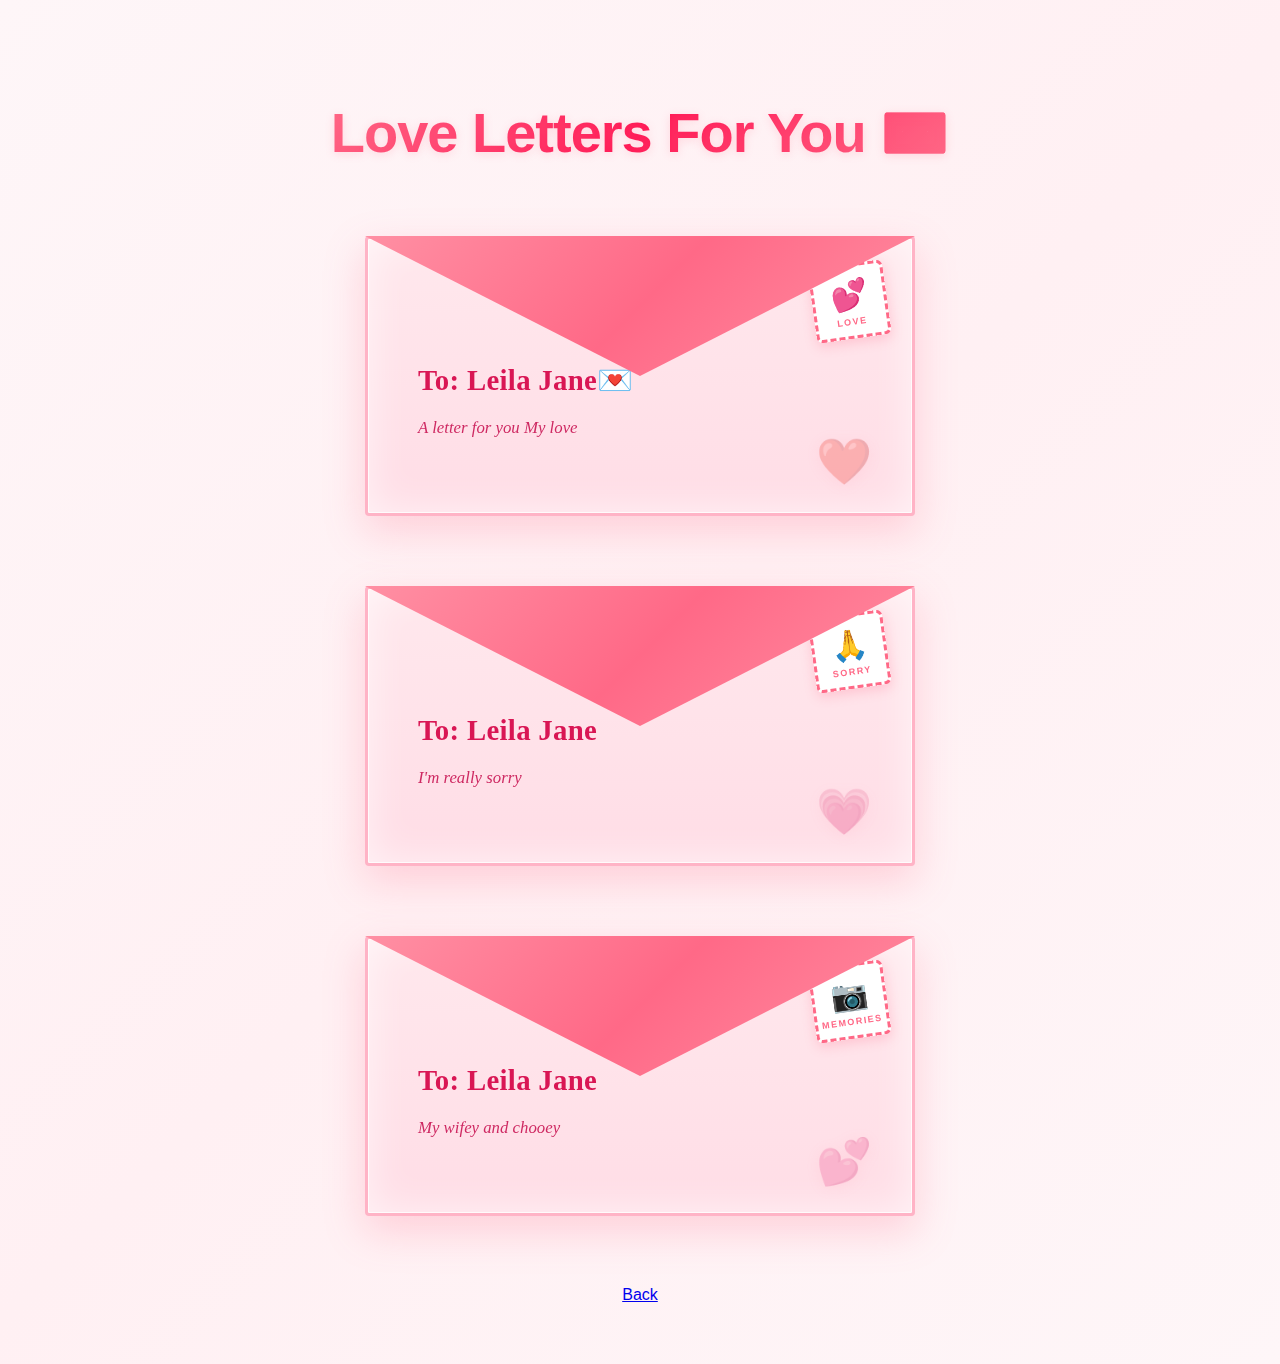
<file: envelopes.html>
<!DOCTYPE html>
<html lang="en">
<head>
    <meta charset="UTF-8">
    <meta name="viewport" content="width=device-width, initial-scale=1.0">
    <title>Your Love Letters</title>
    <link rel="stylesheet" href="style.css">
</head>
<body>
    <div class="bg-animation" id="bgAnimation"></div>

    <div class="envelopes-page">
        <div class="page-header">
            <h1 class="page-title">Love Letters For You 💌</h1>
        </div>

        <div class="envelopes-container">
            <a href="message1.html" class="real-envelope">
                <div class="envelope-back"></div>
                <div class="envelope-flap-top"></div>
                <div class="envelope-front">
                    <div class="stamp-corner">
                        <div class="stamp">
                            <div class="stamp-icon">💕</div>
                            <div class="stamp-label">LOVE</div>
                        </div>
                    </div>
                    <div class="address-section">
                        <div class="to-line">To: Leila Jane💌</div>
                        <div class="message-line">A letter for you My love</div>
                    </div>
                    <div class="seal-decoration">❤️</div>
                </div>
            </a>

            <a href="message2.html" class="real-envelope">
                <div class="envelope-back"></div>
                <div class="envelope-flap-top"></div>
                <div class="envelope-front">
                    <div class="stamp-corner">
                        <div class="stamp">
                            <div class="stamp-icon">🙏</div>
                            <div class="stamp-label">SORRY</div>
                        </div>
                    </div>
                    <div class="address-section">
                        <div class="to-line">To: Leila Jane</div>
                        <div class="message-line">I'm really sorry</div>
                    </div>
                    <div class="seal-decoration">💗</div>
                </div>
            </a>

            <a href="message5.html" class="real-envelope">
                <div class="envelope-back"></div>
                <div class="envelope-flap-top"></div>
                <div class="envelope-front">
                    <div class="stamp-corner">
                        <div class="stamp">
                            <div class="stamp-icon">📷</div>
                            <div class="stamp-label">MEMORIES</div>
                        </div>
                    </div>
                    <div class="address-section">
                        <div class="to-line">To: Leila Jane</div>
                        <div class="message-line">My wifey and chooey</div>
                    </div>
                    <div class="seal-decoration">💕</div>
                </div>
            </a>

            <div class="bottom-button-wrapper">
    <a href="index.html" class="bottom-btn">Back</a>
</div>
        </div>
    </div>

    <script src="envelopes-script.js"></script>
</body>
</html>
</file>
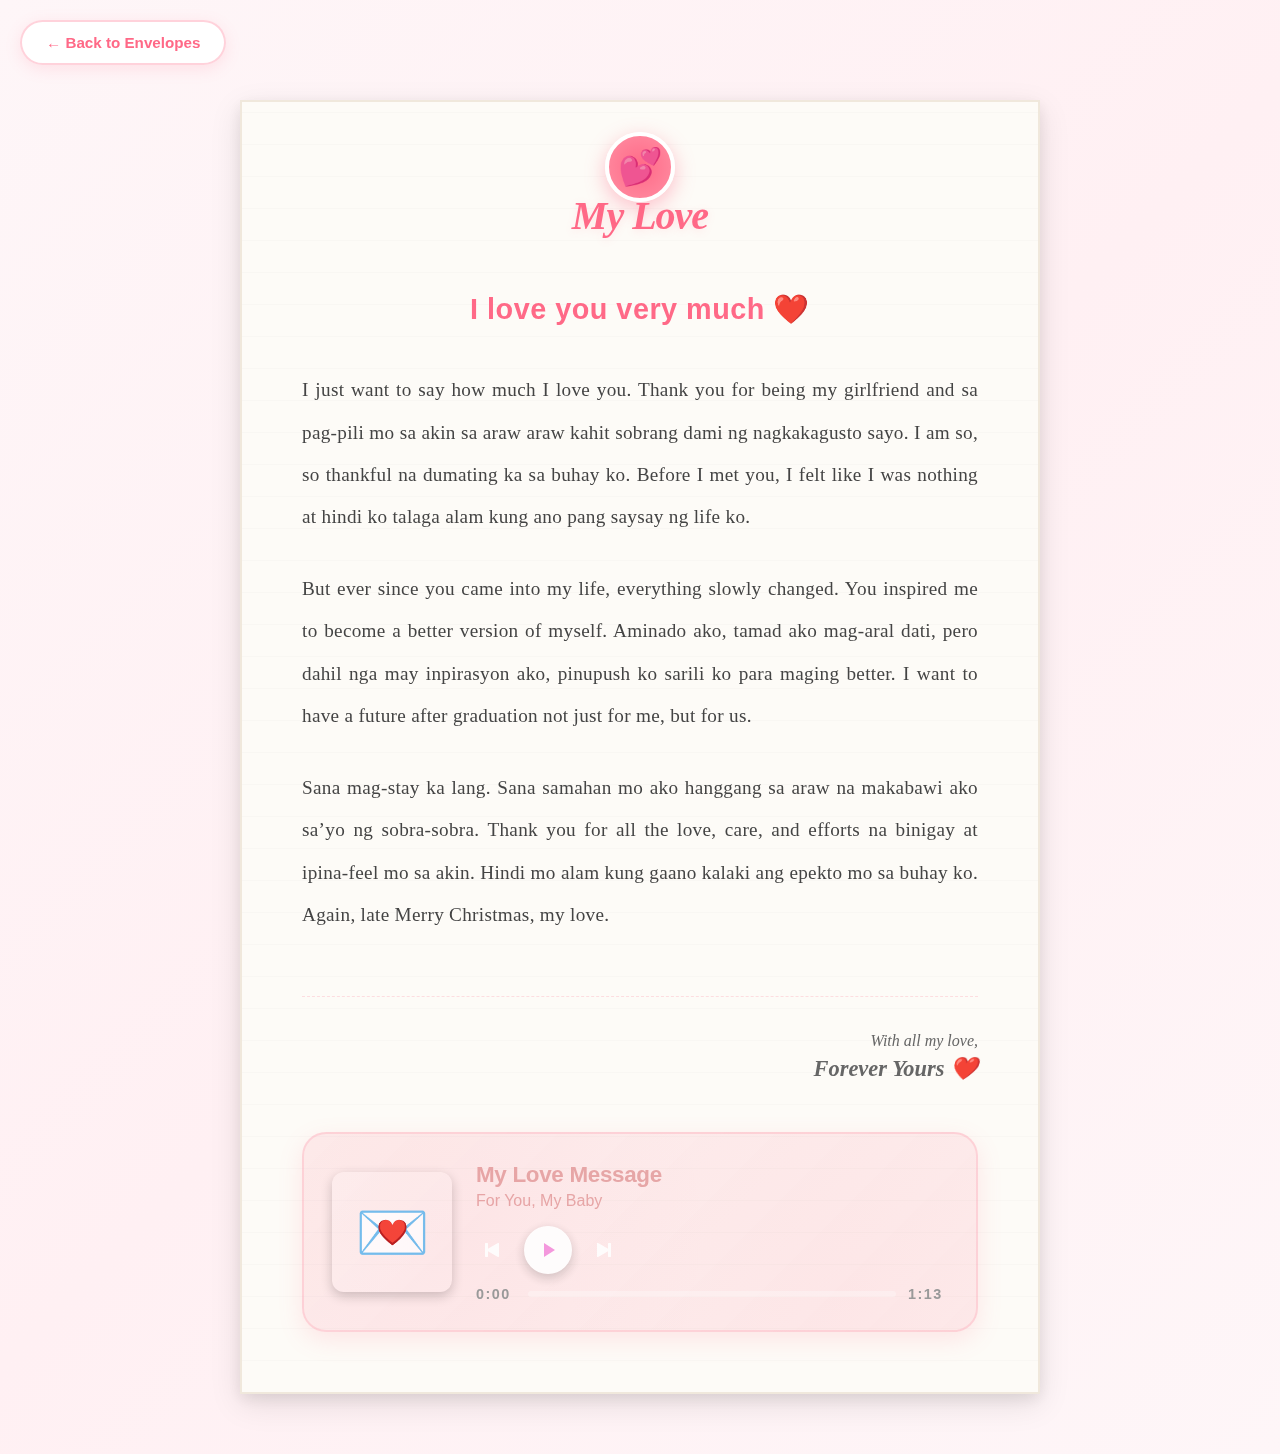
<file: Message1.html>
<!DOCTYPE html>
<html lang="en">
<head>
    <meta charset="UTF-8">
    <meta name="viewport" content="width=device-width, initial-scale=1.0">
    <title>My Dearest Love</title>
    <link rel="stylesheet" href="style.css">
    <link rel="stylesheet" href="message-styles.css">
</head>
<body>
    <div class="bg-animation" id="bgAnimation"></div>
    
    <a href="envelopes.html" class="back-button">← Back to Envelopes</a>

    <div class="message-page">
        <div class="letter-paper">
            <div class="letter-header">
                <div class="wax-seal">💕</div>
                <h1>My Love</h1>
            </div>
            
            <div class="letter-content">
                <p class="message-large">I love you very much ❤️</p>
                
                <p class="message-paragraph">
                    I just want to say how much I love you. Thank you for being my girlfriend and sa pag-pili mo sa akin sa araw araw kahit sobrang dami ng nagkakagusto sayo. I am so, so thankful na dumating ka sa buhay ko. Before I met you, I felt like I was nothing at hindi ko talaga alam kung ano pang saysay ng life ko.
                </p>
                
                <p class="message-paragraph">
                    But ever since you came into my life, everything slowly changed. You inspired me to become a better version of myself. Aminado ako, tamad ako mag-aral dati, pero dahil nga may inpirasyon ako, pinupush ko sarili ko para maging better. I want to have a future after graduation not just for me, but for us.
                </p>
                
                <p class="message-paragraph">
                    Sana mag-stay ka lang. Sana samahan mo ako hanggang sa araw na makabawi ako sa’yo ng sobra-sobra. Thank you for all the love, care, and efforts na binigay at ipina-feel mo sa akin. Hindi mo alam kung gaano kalaki ang epekto mo sa buhay ko. Again, late Merry Christmas, my love.
                </p>
                
                <div class="letter-signature">
                    <p>With all my love,</p>
                    <p class="signature-name">Forever Yours ❤️</p>
                </div>
            </div>

            <!-- Modern Spotify-Style Audio Player -->
            <div class="spotify-player">
                <div class="player-artwork">
                    <div class="artwork-image">💌</div>
                </div>
                <div class="player-details">
                    <div class="track-info">
                        <div class="track-name">My Love Message</div>
                        <div class="track-artist">For You, My Baby</div>
                    </div>
                    <div class="player-controls">
                        <div class="control-buttons">
                            <button class="control-btn skip-back" onclick="seekBackward()">
                                <svg width="16" height="16" viewBox="0 0 16 16" fill="currentColor">
                                    <path d="M3.3 1a.7.7 0 0 1 .7.7v5.15l9.95-5.744a.7.7 0 0 1 1.05.606v12.575a.7.7 0 0 1-1.05.607L4 9.149V14.3a.7.7 0 0 1-.7.7H1.7a.7.7 0 0 1-.7-.7V1.7a.7.7 0 0 1 .7-.7h1.6z"/>
                                </svg>
                            </button>
                            <button class="control-btn play-btn-main" onclick="toggleAudio()" id="playBtnMain">
                                <svg width="24" height="24" viewBox="0 0 24 24" fill="currentColor" id="playIcon">
                                    <path d="M8 5v14l11-7z"/>
                                </svg>
                            </button>
                            <button class="control-btn skip-forward" onclick="seekForward()">
                                <svg width="16" height="16" viewBox="0 0 16 16" fill="currentColor">
                                    <path d="M12.7 1a.7.7 0 0 0-.7.7v5.15L2.05 1.107A.7.7 0 0 0 1 1.712v12.575a.7.7 0 0 0 1.05.607L12 9.149V14.3a.7.7 0 0 0 .7.7h1.6a.7.7 0 0 0 .7-.7V1.7a.7.7 0 0 0-.7-.7h-1.6z"/>
                                </svg>
                            </button>
                        </div>
                        <div class="progress-container">
                            <span class="time-label" id="currentTimeLabel">0:00</span>
                            <div class="progress-track" onclick="seekToPosition(event)">
                                <div class="progress-bar-fill" id="progressBar">
                                    <div class="progress-handle"></div>
                                </div>
                            </div>
                            <span class="time-label" id="durationLabel">0:00</span>
                        </div>
                    </div>
                </div>
            </div>
        </div>
    </div>

    <audio id="audioPlayer">
        <source src="Message1.mp3" type="audio/mpeg">
    </audio>

    <script src="message-script.js"></script>
</body>
</html>
</file>
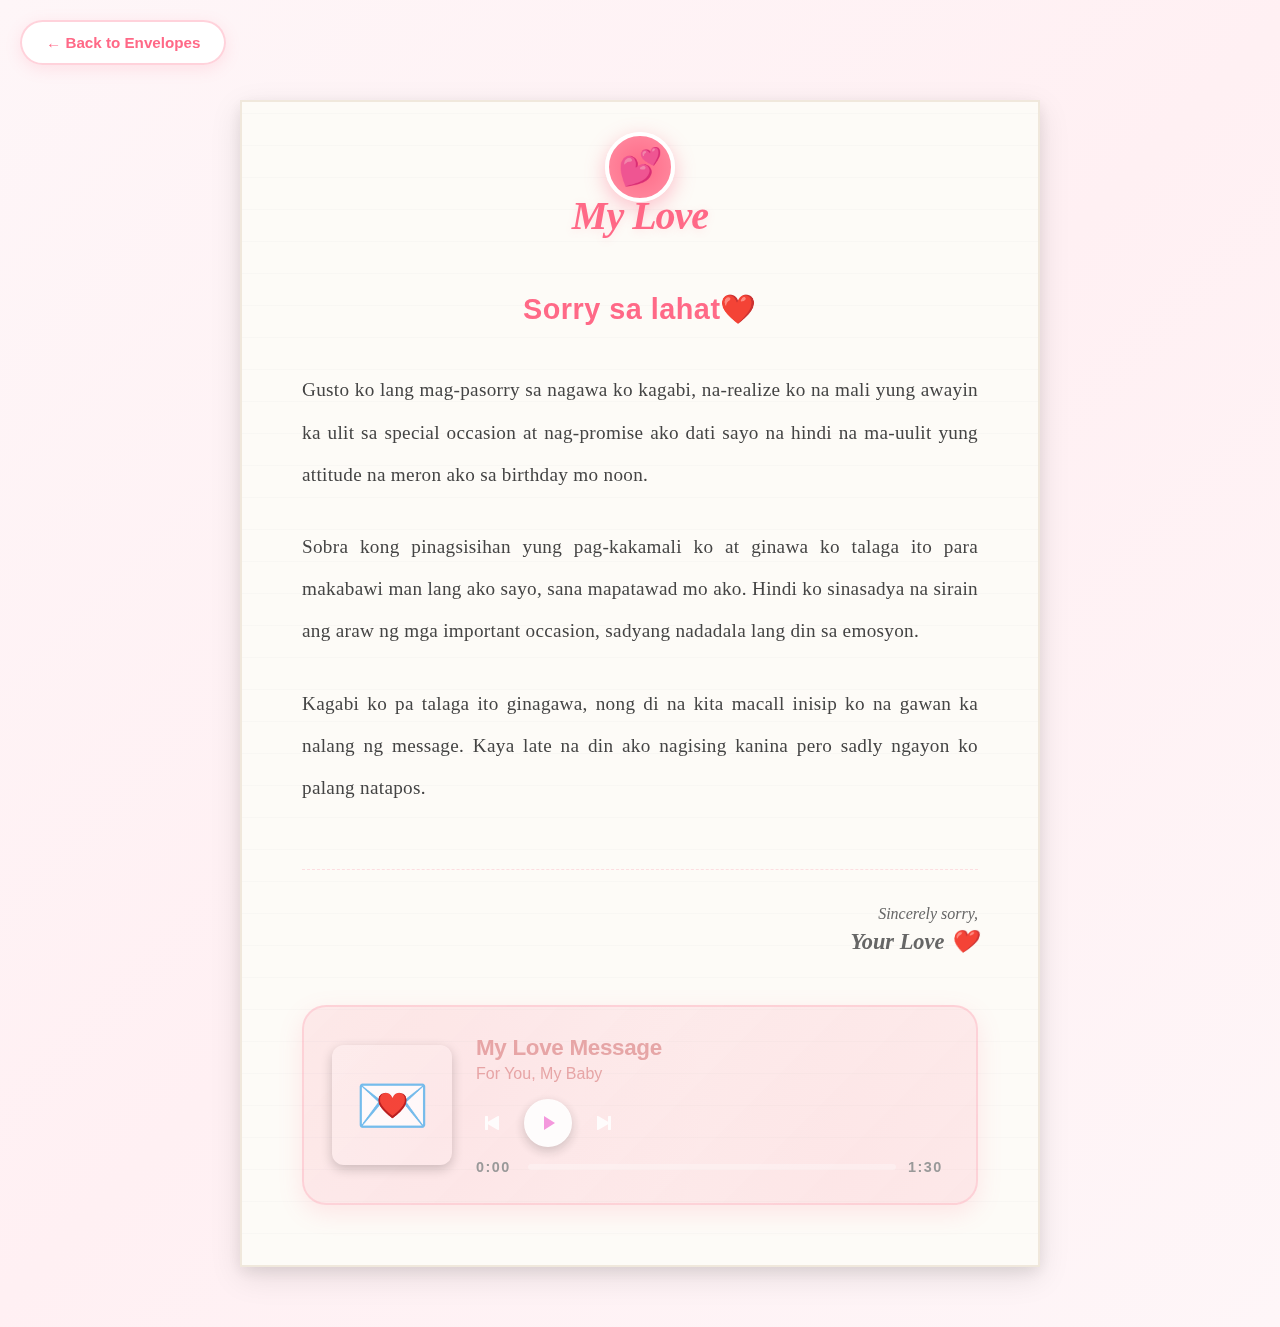
<file: Message2.html>
<!DOCTYPE html>
<html lang="en">
<head>
    <meta charset="UTF-8">
    <meta name="viewport" content="width=device-width, initial-scale=1.0">
    <title>My Dearest Love</title>
    <link rel="stylesheet" href="style.css">
    <link rel="stylesheet" href="message-styles.css">
</head>
<body>
    <div class="bg-animation" id="bgAnimation"></div>
    
    <a href="envelopes.html" class="back-button">← Back to Envelopes</a>

    <div class="message-page">
        <div class="letter-paper">
            <div class="letter-header">
                <div class="wax-seal">💕</div>
                <h1>My Love</h1>
            </div>
            
            <div class="letter-content">
                <p class="message-large">Sorry sa lahat❤️</p>
                
                <p class="message-paragraph">
                    Gusto ko lang mag-pasorry sa nagawa ko kagabi, na-realize ko na mali yung awayin ka ulit sa special occasion at nag-promise ako dati sayo na hindi na ma-uulit yung attitude na meron ako sa birthday mo noon.
                </p>
                
                <p class="message-paragraph">
                    Sobra kong pinagsisihan yung pag-kakamali ko at ginawa ko talaga ito para makabawi man lang ako sayo, sana mapatawad mo ako. Hindi ko sinasadya na sirain ang araw ng mga important occasion, sadyang nadadala lang din sa emosyon.
                </p>
                
                <p class="message-paragraph">
                    Kagabi ko pa talaga ito ginagawa, nong di na kita macall inisip ko na gawan ka nalang ng message. Kaya late na din ako nagising kanina pero sadly ngayon ko palang natapos.
                </p>
                
                <div class="letter-signature">
                    <p>Sincerely sorry,</p>
                    <p class="signature-name">Your Love ❤️</p>
                </div>
            </div>

            <!-- Modern Spotify-Style Audio Player -->
            <div class="spotify-player">
                <div class="player-artwork">
                    <div class="artwork-image">💌</div>
                </div>
                <div class="player-details">
                    <div class="track-info">
                        <div class="track-name">My Love Message</div>
                        <div class="track-artist">For You, My Baby</div>
                    </div>
                    <div class="player-controls">
                        <div class="control-buttons">
                            <button class="control-btn skip-back" onclick="seekBackward()">
                                <svg width="16" height="16" viewBox="0 0 16 16" fill="currentColor">
                                    <path d="M3.3 1a.7.7 0 0 1 .7.7v5.15l9.95-5.744a.7.7 0 0 1 1.05.606v12.575a.7.7 0 0 1-1.05.607L4 9.149V14.3a.7.7 0 0 1-.7.7H1.7a.7.7 0 0 1-.7-.7V1.7a.7.7 0 0 1 .7-.7h1.6z"/>
                                </svg>
                            </button>
                            <button class="control-btn play-btn-main" onclick="toggleAudio()" id="playBtnMain">
                                <svg width="24" height="24" viewBox="0 0 24 24" fill="currentColor" id="playIcon">
                                    <path d="M8 5v14l11-7z"/>
                                </svg>
                            </button>
                            <button class="control-btn skip-forward" onclick="seekForward()">
                                <svg width="16" height="16" viewBox="0 0 16 16" fill="currentColor">
                                    <path d="M12.7 1a.7.7 0 0 0-.7.7v5.15L2.05 1.107A.7.7 0 0 0 1 1.712v12.575a.7.7 0 0 0 1.05.607L12 9.149V14.3a.7.7 0 0 0 .7.7h1.6a.7.7 0 0 0 .7-.7V1.7a.7.7 0 0 0-.7-.7h-1.6z"/>
                                </svg>
                            </button>
                        </div>
                        <div class="progress-container">
                            <span class="time-label" id="currentTimeLabel">0:00</span>
                            <div class="progress-track" onclick="seekToPosition(event)">
                                <div class="progress-bar-fill" id="progressBar">
                                    <div class="progress-handle"></div>
                                </div>
                            </div>
                            <span class="time-label" id="durationLabel">0:00</span>
                        </div>
                    </div>
                </div>
            </div>
        </div>
    </div>

    <audio id="audioPlayer">
        <source src="ngiti.m4a" type="audio/mpeg">
    </audio>

    <script src="message-script.js"></script>
</body>
</html>
</file>
<file: style.css>
* {
    margin: 0;
    padding: 0;
    box-sizing: border-box;
}

body {
    font-family: -apple-system, BlinkMacSystemFont, 'Segoe UI', Roboto, Oxygen, Ubuntu, Cantarell, sans-serif;
    background: linear-gradient(135deg, #fef6f8 0%, #fff0f3 50%, #fef6f8 100%);
    min-height: 100vh;
    overflow-x: hidden;
    position: relative;
}

.bg-animation {
    position: fixed;
    width: 100%;
    height: 100%;
    top: 0;
    left: 0;
    z-index: 0;
    overflow: hidden;
    pointer-events: none;
}

.floating-heart {
    position: absolute;
    font-size: 20px;
    animation: floatUp 8s infinite ease-in;
    opacity: 0;
}

@keyframes floatUp {
    0% {
        bottom: -50px;
        opacity: 0;
        transform: translateX(0) rotate(0deg);
    }
    10% {
        opacity: 0.3;
    }
    90% {
        opacity: 0.3;
    }
    100% {
        bottom: 100vh;
        opacity: 0;
        transform: translateX(100px) rotate(360deg);
    }
}

.nav-menu {
    position: absolute;
    top: 20px;
    left: 50%;
    transform: translateX(-50%);
    z-index: 1000;
    display: none;
}

.nav-menu.active {
    display: block;
}

.time-counter-card {
    background: linear-gradient(135deg, rgba(255, 255, 255, 0.98) 0%, rgba(255, 250, 252, 0.98) 100%);
    backdrop-filter: blur(20px);
    border: 3px solid transparent;
    background-clip: padding-box;
    position: relative;
    border-radius: 32px;
    padding: 32px;
    box-shadow: 0 20px 60px rgba(255, 105, 135, 0.25),
                0 0 0 1px rgba(255, 105, 135, 0.1) inset;
    transition: all 0.4s ease;
    min-width: 400px;
    max-width: 450px;
}

.time-counter-card::before {
    content: '';
    position: absolute;
    top: -3px;
    left: -3px;
    right: -3px;
    bottom: -3px;
    background: linear-gradient(135deg, #ff6987, #ff8fa3, #ffc9d4, #ff6987);
    border-radius: 32px;
    z-index: -1;
    animation: borderGlow 3s ease infinite;
    background-size: 200% 200%;
}

@keyframes borderGlow {
    0%, 100% { 
        background-position: 0% 50%;
        opacity: 0.8;
    }
    50% { 
        background-position: 100% 50%;
        opacity: 1;
    }
}

.time-counter-card:hover {
    transform: translateY(-5px);
    box-shadow: 0 25px 70px rgba(255, 105, 135, 0.35),
                0 0 0 1px rgba(255, 105, 135, 0.2) inset;
}

.counter-header {
    display: flex;
    align-items: center;
    gap: 16px;
    margin-bottom: 28px;
    padding-bottom: 24px;
    border-bottom: 2px solid rgba(255, 105, 135, 0.15);
}

.heart-pulse {
    font-size: 48px;
    animation: heartPulse 1.5s ease-in-out infinite;
    filter: drop-shadow(0 4px 12px rgba(255, 105, 135, 0.4));
}

@keyframes heartPulse {
    0%, 100% { 
        transform: scale(1);
    }
    25% { 
        transform: scale(1.15);
    }
    50% { 
        transform: scale(1);
    }
    75% {
        transform: scale(1.08);
    }
}

.anniversary-text {
    flex: 1;
}

.label {
    color: #ff6987;
    font-size: 11px;
    font-weight: 800;
    text-transform: uppercase;
    letter-spacing: 1.5px;
    margin-bottom: 6px;
}

.date {
    color: #333;
    font-size: 15px;
    font-weight: 600;
    letter-spacing: 0.3px;
}

.counter-body {
    margin-bottom: 28px;
}

.time-grid {
    display: grid;
    grid-template-columns: repeat(2, 1fr);
    gap: 16px;
}

.time-unit {
    background: linear-gradient(135deg, rgba(255, 105, 135, 0.08) 0%, rgba(255, 143, 163, 0.08) 100%);
    border: 2px solid rgba(255, 105, 135, 0.15);
    border-radius: 20px;
    padding: 20px 16px;
    display: flex;
    flex-direction: column;
    align-items: center;
    gap: 8px;
    transition: all 0.3s ease;
    position: relative;
    overflow: hidden;
}

.time-unit::before {
    content: '';
    position: absolute;
    top: 0;
    left: 0;
    right: 0;
    bottom: 0;
    background: linear-gradient(135deg, rgba(255, 105, 135, 0.1) 0%, transparent 100%);
    opacity: 0;
    transition: opacity 0.3s ease;
}

.time-unit:hover {
    transform: translateY(-3px);
    border-color: rgba(255, 105, 135, 0.3);
    box-shadow: 0 8px 20px rgba(255, 105, 135, 0.15);
}

.time-unit:hover::before {
    opacity: 1;
}

.time-value {
    color: #ff6987;
    font-size: 36px;
    font-weight: 800;
    font-variant-numeric: tabular-nums;
    line-height: 1;
    text-shadow: 0 2px 8px rgba(255, 105, 135, 0.2);
    position: relative;
    z-index: 1;
}

.time-label {
    color: #666;
    font-size: 11px;
    font-weight: 700;
    text-transform: uppercase;
    letter-spacing: 1.2px;
    position: relative;
    z-index: 1;
}

.counter-footer {
    display: flex;
    align-items: center;
    justify-content: center;
    gap: 12px;
    padding-top: 24px;
    border-top: 2px solid rgba(255, 105, 135, 0.15);
}

.infinity-symbol {
    font-size: 28px;
    color: #ff6987;
    animation: float 3s ease-in-out infinite;
}

@keyframes float {
    0%, 100% {
        transform: translateY(0px);
    }
    50% {
        transform: translateY(-5px);
    }
}

.forever-text {
    color: #ff6987;
    font-size: 13px;
    font-weight: 700;
    letter-spacing: 1px;
    font-style: italic;
}

.main-container {
    position: relative;
    z-index: 1;
    min-height: 100vh;
    display: flex;
    align-items: center;
    justify-content: center;
    padding: 20px;
}

/* Delivery Scene */
.delivery-scene {
    position: relative;
    width: 100%;
    height: 400px;
    overflow: hidden;
    margin-bottom: 50px;
}

.road {
    position: absolute;
    bottom: 0;
    left: 0;
    width: 100%;
    height: 80px;
    background: linear-gradient(to bottom, #7a7a7a 0%, #5a5a5a 100%);
    border-top: 4px solid #ffcc00;
}

.road::before {
    content: '';
    position: absolute;
    top: 50%;
    left: 0;
    width: 100%;
    height: 4px;
    background: repeating-linear-gradient(
        to right,
        white 0,
        white 40px,
        transparent 40px,
        transparent 80px
    );
    animation: roadMove 1s linear infinite;
}

@keyframes roadMove {
    from { transform: translateX(0); }
    to { transform: translateX(-80px); }
}

.rider-container {
    position: absolute;
    bottom: 80px;
    left: -300px;
    animation: riderDrive 4s ease-in-out forwards;
}

@keyframes riderDrive {
    0% {
        left: -300px;
    }
    70% {
        left: 50%;
        transform: translateX(-50%);
    }
    100% {
        left: 50%;
        transform: translateX(-50%);
    }
}

.rider {
    position: relative;
    width: 150px;
    height: 120px;
}

.rider-head {
    position: absolute;
    top: 0;
    left: 60px;
    font-size: 40px;
    animation: riderBounce 0.3s ease-in-out infinite;
}

@keyframes riderBounce {
    0%, 100% { transform: translateY(0); }
    50% { transform: translateY(-5px); }
}

.rider-body {
    position: absolute;
    top: 40px;
    left: 65px;
    width: 30px;
    height: 35px;
    background: #ff6987;
    border-radius: 15px 15px 5px 5px;
}

.motorcycle {
    position: absolute;
    bottom: 0;
    left: 20px;
}

.bike-body {
    width: 100px;
    height: 40px;
    background: #333;
    border-radius: 20px;
    position: relative;
}

.wheel {
    position: absolute;
    bottom: -15px;
    width: 35px;
    height: 35px;
    background: #222;
    border-radius: 50%;
    border: 4px solid #444;
    animation: wheelSpin 0.5s linear infinite;
}

@keyframes wheelSpin {
    from { transform: rotate(0deg); }
    to { transform: rotate(360deg); }
}

.wheel-front {
    right: 5px;
}

.wheel-back {
    left: 5px;
}

.letter-package {
    position: absolute;
    top: 15px;
    right: -20px;
    font-size: 30px;
    animation: packageBounce 0.4s ease-in-out infinite;
}

@keyframes packageBounce {
    0%, 100% { transform: translateY(0) rotate(-5deg); }
    50% { transform: translateY(-3px) rotate(-5deg); }
}

/* Mailbox Container */
.mailbox-container {
    text-align: center;
    animation: fadeIn 1s ease;
}

.mailbox {
    position: relative;
    width: 200px;
    height: 250px;
    margin: 0 auto 40px;
    animation: mailboxDrop 0.8s ease;
}

@keyframes mailboxDrop {
    from {
        opacity: 0;
        transform: translateY(-100px);
    }
    to {
        opacity: 1;
        transform: translateY(0);
    }
}

.mailbox-flag {
    position: absolute;
    top: 20px;
    right: -15px;
    font-size: 30px;
    transform-origin: bottom center;
    animation: flagWave 2s ease-in-out infinite;
    z-index: 2;
}

@keyframes flagWave {
    0%, 100% { transform: rotate(0deg); }
    50% { transform: rotate(-20deg); }
}

.mailbox-body {
    position: relative;
    width: 180px;
    height: 140px;
    background: linear-gradient(135deg, #ff6987 0%, #ff8fa3 100%);
    border-radius: 90px 90px 10px 10px;
    margin: 0 auto;
    box-shadow: 0 10px 30px rgba(255, 105, 135, 0.4);
}

.mailbox-door {
    position: absolute;
    bottom: 10px;
    left: 50%;
    transform: translateX(-50%);
    width: 140px;
    height: 100px;
    background: rgba(255, 255, 255, 0.3);
    border: 3px solid white;
    border-radius: 8px;
    cursor: pointer;
    transition: all 0.3s ease;
}

.mailbox-door:hover {
    background: rgba(255, 255, 255, 0.5);
    transform: translateX(-50%) scale(1.05);
}

.mailbox-handle {
    position: absolute;
    top: 50%;
    left: 50%;
    transform: translate(-50%, -50%);
    width: 40px;
    height: 8px;
    background: white;
    border-radius: 4px;
}

.mailbox-handle::before {
    content: '';
    position: absolute;
    top: 50%;
    left: 50%;
    transform: translate(-50%, -50%);
    width: 12px;
    height: 12px;
    background: #ff6987;
    border-radius: 50%;
}

.mailbox-letter {
    position: absolute;
    top: -30px;
    left: 50%;
    transform: translateX(-50%);
    font-size: 50px;
    animation: letterFloat 3s ease-in-out infinite;
    filter: drop-shadow(0 4px 12px rgba(255, 105, 135, 0.4));
}

@keyframes letterFloat {
    0%, 100% { transform: translateX(-50%) translateY(0); }
    50% { transform: translateX(-50%) translateY(-10px); }
}

.mailbox-post {
    width: 20px;
    height: 100px;
    background: linear-gradient(to bottom, #8b6f47 0%, #6b5436 100%);
    margin: 0 auto;
    border-radius: 0 0 10px 10px;
    box-shadow: 0 5px 15px rgba(0, 0, 0, 0.2);
}

/* Modal Styles */
.modal-overlay {
    display: none;
    position: fixed;
    top: 0;
    left: 0;
    width: 100%;
    height: 100%;
    background: rgba(0, 0, 0, 0.7);
    backdrop-filter: blur(8px);
    z-index: 2000;
    align-items: center;
    justify-content: center;
    animation: fadeIn 0.3s ease;
}

.modal-overlay.active {
    display: flex;
}

.modal-content {
    background: white;
    border-radius: 24px;
    max-width: 500px;
    width: 90%;
    padding: 0;
    box-shadow: 0 20px 60px rgba(0, 0, 0, 0.3);
    animation: modalSlideUp 0.4s ease;
    overflow: hidden;
}

@keyframes modalSlideUp {
    from {
        opacity: 0;
        transform: translateY(50px) scale(0.9);
    }
    to {
        opacity: 1;
        transform: translateY(0) scale(1);
    }
}

.modal-header {
    background: linear-gradient(135deg, #ff6987 0%, #ff8fa3 100%);
    color: white;
    padding: 30px;
    text-align: center;
}

.modal-header h2 {
    font-size: 1.8rem;
    margin: 0 0 10px 0;
    color: white;
}

.modal-header h2::after {
    display: none;
}

.modal-header p {
    margin: 0;
    font-size: 1rem;
    opacity: 0.95;
}

.modal-body {
    padding: 40px 30px;
}

.date-input-group {
    display: flex;
    flex-direction: column;
    gap: 12px;
}

.date-input-group label {
    font-size: 1rem;
    font-weight: 600;
    color: #333;
}

.date-input {
    width: 100%;
    padding: 16px;
    font-size: 1.1rem;
    border: 2px solid #ddd;
    border-radius: 12px;
    transition: all 0.3s ease;
    font-family: inherit;
}

.date-input:focus {
    outline: none;
    border-color: #ff6987;
    box-shadow: 0 0 0 4px rgba(255, 105, 135, 0.1);
}

.date-hint {
    font-size: 0.9rem;
    color: #999;
    font-style: italic;
}

.error-message {
    color: #ff4444;
    font-size: 0.9rem;
    font-weight: 600;
    margin-top: 10px;
    min-height: 20px;
    text-align: center;
}

.modal-footer {
    padding: 20px 30px 30px;
    display: flex;
    gap: 15px;
}

.modal-button {
    flex: 1;
    padding: 16px 24px;
    font-size: 1rem;
    font-weight: 600;
    border: none;
    border-radius: 12px;
    cursor: pointer;
    transition: all 0.3s ease;
    display: flex;
    align-items: center;
    justify-content: center;
    gap: 8px;
}

.cancel-button {
    background: #f0f0f0;
    color: #666;
}

.cancel-button:hover {
    background: #e0e0e0;
    transform: translateY(-2px);
}

.submit-button {
    background: linear-gradient(135deg, #ff6987 0%, #ff8fa3 100%);
    color: white;
    box-shadow: 0 4px 12px rgba(255, 105, 135, 0.3);
}

.submit-button:hover {
    transform: translateY(-2px);
    box-shadow: 0 6px 20px rgba(255, 105, 135, 0.4);
}

.submit-button:active,
.cancel-button:active {
    transform: translateY(0);
}

.hero-section {
    text-align: center;
    max-width: 600px;
    width: 100%;
    animation: fadeIn 1s ease;
}

@keyframes fadeIn {
    from {
        opacity: 0;
        transform: translateY(30px);
    }
    to {
        opacity: 1;
        transform: translateY(0);
    }
}

.heart-icon {
    font-size: 100px;
    margin-bottom: 30px;
    display: inline-block;
    animation: heartbeat 1.5s infinite;
    filter: drop-shadow(0 4px 12px rgba(255, 105, 135, 0.3));
}

@keyframes heartbeat {
    0%, 100% { transform: scale(1); }
    25% { transform: scale(1.05); }
    50% { transform: scale(1); }
}

h1 {
    font-size: 3.5rem;
    font-weight: 600;
    color: #ff6987;
    margin-bottom: 20px;
    letter-spacing: -1px;
    text-shadow: 0 2px 10px rgba(255, 105, 135, 0.2);
}

.subtitle {
    font-size: 1.4rem;
    color: #666;
    margin-bottom: 50px;
    font-weight: 400;
}

.cta-button {
    background: linear-gradient(135deg, #ff6987 0%, #ff8fa3 100%);
    color: white;
    border: none;
    padding: 20px 50px;
    font-size: 1.2rem;
    border-radius: 50px;
    cursor: pointer;
    transition: all 0.3s ease;
    font-weight: 600;
    box-shadow: 0 8px 24px rgba(255, 105, 135, 0.3);
    display: inline-flex;
    align-items: center;
    gap: 12px;
}

.cta-button:hover {
    transform: translateY(-3px);
    box-shadow: 0 12px 32px rgba(255, 105, 135, 0.4);
}

.cta-button:active {
    transform: translateY(-1px);
}

.content-container {
    display: none;
    max-width: 900px;
    width: 100%;
    margin: 0 auto;
    padding: 200px 20px 40px 20px;
    animation: slideIn 0.6s ease;
    position: relative;
}

.content-container.active {
    display: block;
}

/* Add extra margin to first envelope */
.envelope-card:first-child {
    margin-top: 200px;
}

@keyframes slideIn {
    from {
        opacity: 0;
        transform: translateY(50px);
    }
    to {
        opacity: 1;
        transform: translateY(0);
    }
}


@keyframes slideInRight {
    from {
        opacity: 0;
        transform: translateX(50px);
    }
    to {
        opacity: 1;
        transform: translateX(0);
    }
}




@keyframes heartBeat {
    0%, 100% { transform: scale(1); }
    25% { transform: scale(1.1); }
    50% { transform: scale(1); }
}

.counter-info {
    display: flex;
    flex-direction: column;
    gap: 2px;
}



/* Real Envelope Design */
.real-envelope {
    display: block;
    text-decoration: none;
    color: inherit;
    position: relative;
    width: 100%;
    max-width: 550px;
    perspective: 1500px;
    cursor: pointer;
    transition: all 0.5s ease;
    animation: fadeInUp 0.8s ease backwards;
}

.real-envelope:nth-child(1) { animation-delay: 0.2s; }
.real-envelope:nth-child(2) { animation-delay: 0.4s; }
.real-envelope:nth-child(3) { animation-delay: 0.6s; }

.real-envelope:hover {
    transform: translateY(-15px) scale(1.02);
}

/* Envelope Back (base layer) */
.envelope-back {
    position: relative;
    width: 100%;
    height: 280px;
    background: linear-gradient(135deg, #ffd4e0 0%, #ffb3c6 100%);
    border-radius: 4px;
    box-shadow: 
        0 15px 40px rgba(255, 105, 135, 0.25),
        inset 0 0 0 1px rgba(255, 255, 255, 0.5);
}

/* Top Flap (triangle) */
.envelope-flap-top {
    position: absolute;
    top: 0;
    left: 0;
    right: 0;
    height: 140px;
    background: linear-gradient(135deg, #ff8fa3 0%, #ff6987 50%, #ff8fa3 100%);
    clip-path: polygon(0 0, 50% 100%, 100% 0);
    z-index: 2;
    box-shadow: 0 8px 20px rgba(255, 105, 135, 0.35);
    transition: all 0.4s ease;
}

.real-envelope:hover .envelope-flap-top {
    transform: translateY(-8px);
    filter: brightness(1.1);
}

/* Front of envelope (main surface) */
.envelope-front {
    position: absolute;
    top: 0;
    left: 0;
    right: 0;
    bottom: 0;
    background: linear-gradient(to bottom, #ffe8ed 0%, #ffdde6 100%);
    border-radius: 4px;
    border: 3px solid #ffb3c6;
    box-shadow: 
        inset 0 0 40px rgba(255, 255, 255, 0.7),
        inset 0 0 0 1px rgba(255, 255, 255, 0.8);
    display: flex;
    flex-direction: column;
    justify-content: center;
    align-items: flex-start;
    padding: 40px 45px;
    z-index: 1;
}

/* Stamp in corner */
.stamp-corner {
    position: absolute;
    top: 25px;
    right: 25px;
}

.stamp {
    width: 80px;
    height: 80px;
    background: white;
    border: 3px dashed #ff6987;
    border-radius: 6px;
    display: flex;
    flex-direction: column;
    align-items: center;
    justify-content: center;
    gap: 5px;
    transform: rotate(-8deg);
    box-shadow: 0 4px 12px rgba(255, 105, 135, 0.25);
    transition: all 0.3s ease;
}

.real-envelope:hover .stamp {
    transform: rotate(-12deg) scale(1.05);
}

.stamp-icon {
    font-size: 36px;
}

.stamp-label {
    font-size: 9px;
    font-weight: 900;
    color: #ff6987;
    letter-spacing: 1.5px;
}

/* Address/Text Section */
.address-section {
    width: 100%;
    display: flex;
    flex-direction: column;
    gap: 15px;
    margin-top: 50px;
    padding-left: 5px;
}

.to-line {
    font-size: 1.8rem;
    font-weight: 700;
    color: #d91654;
    font-family: 'Georgia', serif;
    letter-spacing: 0.3px;
    line-height: 1.3;
}

.message-line {
    font-size: 1.05rem;
    color: #c91654;
    font-style: italic;
    font-family: 'Georgia', serif;
    line-height: 1.5;
    opacity: 0.9;
}

/* Decorative seal */
.seal-decoration {
    position: absolute;
    bottom: 25px;
    right: 40px;
    font-size: 45px;
    opacity: 0.3;
    filter: drop-shadow(0 2px 8px rgba(255, 105, 135, 0.3));
    transition: all 0.3s ease;
}

.real-envelope:hover .seal-decoration {
    opacity: 0.6;
    transform: scale(1.1);
}

/* Envelopes Page Specific Styles */
.envelopes-page {
    min-height: 100vh;
    display: flex;
    flex-direction: column;
    align-items: center;
    justify-content: center;
    padding: 100px 20px 60px 20px;
}

.page-header {
    text-align: center;
    margin-bottom: 70px;
    animation: fadeInDown 1s ease;
}

@keyframes fadeInDown {
    from {
        opacity: 0;
        transform: translateY(-30px);
    }
    to {
        opacity: 1;
        transform: translateY(0);
    }
}

.page-title {
    font-size: 3.5rem;
    font-weight: 700;
    background: linear-gradient(135deg, #ff6987 0%, #ff1654 50%, #ff6987 100%);
    -webkit-background-clip: text;
    -webkit-text-fill-color: transparent;
    background-clip: text;
    letter-spacing: -1px;
    margin: 0;
}

.envelopes-container {
    width: 100%;
    max-width: 1000px;
    display: flex;
    flex-direction: column;
    gap: 70px;
    align-items: center;
}

@media (max-width: 768px) {

@media (max-width: 480px) {
    .page-title {
        font-size: 1.8rem;
    }

    .to-line {
        font-size: 1.2rem;
    }

    .message-line {
        font-size: 0.9rem;
    }
}

@keyframes heartPulse {
    0%, 100% { 
        transform: translateX(-50%) scale(1);
        opacity: 0.8;
    }
    50% { 
        transform: translateX(-50%) scale(1.15);
        opacity: 1;
    }
}

/* Envelopes Page Specific Styles */
.envelopes-page {
    min-height: 100vh;
    display: flex;
    flex-direction: column;
    align-items: center;
    justify-content: center;
    padding: 60px 20px;
}

.page-header {
    text-align: center;
    margin-bottom: 80px;
    animation: fadeInDown 1s ease;
}

@keyframes fadeInDown {
    from {
        opacity: 0;
        transform: translateY(-30px);
    }
    to {
        opacity: 1;
        transform: translateY(0);
    }
}

.page-title {
    font-size: 3.5rem;
    font-weight: 700;
    background: linear-gradient(135deg, #ff6987 0%, #ff1654 50%, #ff6987 100%);
    -webkit-background-clip: text;
    -webkit-text-fill-color: transparent;
    background-clip: text;
    text-shadow: 0 4px 20px rgba(255, 105, 135, 0.3);
    letter-spacing: -1px;
    margin: 0;
}

.envelopes-container {
    width: 100%;
    max-width: 1000px;
    display: flex;
    flex-direction: column;
    gap: 80px;
    align-items: center;
}

.envelopes-container .envelope-card {
    width: 100%;
    max-width: 650px;
}

@media (max-width: 768px) {
    .envelopes-page {
        padding: 40px 15px;
    }

    .page-header {
        margin-bottom: 50px;
    }

    .page-title {
        font-size: 2.2rem;
    }

    .envelopes-container {
        gap: 60px;
    }

    .envelopes-container .envelope-card {
        max-width: 100%;
    }
}

@media (max-width: 480px) {
    .page-title {
        font-size: 1.8rem;
    }

    .envelopes-container {
        gap: 50px;
    }
}

/* Vintage paper texture overlay */
.envelope-body::before {
    content: '';
    position: absolute;
    top: 0;
    left: 0;
    right: 0;
    bottom: 0;
    background-image: 
        radial-gradient(circle at 20% 50%, rgba(255, 105, 135, 0.03) 0%, transparent 50%),
        radial-gradient(circle at 80% 80%, rgba(255, 143, 163, 0.03) 0%, transparent 50%);
    pointer-events: none;
    z-index: 1;
}

/* Decorative corner flourish top-left */
.envelope-body::after {
    content: '❦';
    position: absolute;
    top: 15px;
    left: 20px;
    font-size: 32px;
    color: rgba(255, 105, 135, 0.25);
    z-index: 1;
}

/* Decorative corner flourish bottom-right */
.envelope-card .envelope-body .decorative-corner {
    position: absolute;
    bottom: 15px;
    right: 20px;
    font-size: 32px;
    color: rgba(255, 105, 135, 0.25);
    z-index: 1;
}

/* Wax seal effect at flap point */
.envelope-flap::after {
    content: '💕';
    position: absolute;
    bottom: -25px;
    left: 50%;
    transform: translateX(-50%);
    width: 50px;
    height: 50px;
    background: radial-gradient(circle, #ff6987 0%, #ff8fa3 100%);
    border-radius: 50%;
    display: flex;
    align-items: center;
    justify-content: center;
    font-size: 26px;
    box-shadow: 
        0 4px 15px rgba(255, 105, 135, 0.4),
        inset 0 2px 5px rgba(255, 255, 255, 0.3);
    border: 3px solid rgba(255, 255, 255, 0.8);
    z-index: 3;
    line-height: 50px;
    text-align: center;
    transition: all 0.3s ease;
}

.envelope-card:hover .envelope-flap::after {
    transform: translateX(-50%) scale(1.1) rotate(10deg);
    box-shadow: 
        0 6px 20px rgba(255, 105, 135, 0.5),
        inset 0 2px 5px rgba(255, 255, 255, 0.3);
}

.stamp {
    position: absolute;
    top: 20px;
    right: 30px;
    width: 80px;
    height: 80px;
    background: linear-gradient(135deg, #fff 0%, #fffbf7 100%);
    border: 3px dashed #ff6987;
    border-radius: 6px;
    display: flex;
    flex-direction: column;
    align-items: center;
    justify-content: center;
    gap: 4px;
    transform: rotate(-12deg);
    box-shadow: 
        0 4px 12px rgba(255, 105, 135, 0.25),
        inset 0 1px 3px rgba(255, 255, 255, 0.8);
    z-index: 3;
    transition: all 0.3s ease;
    position: relative;
}

/* Perforated edge effect */
.stamp::before {
    content: '';
    position: absolute;
    inset: -5px;
    border: 3px solid rgba(255, 105, 135, 0.2);
    border-radius: 6px;
    background: repeating-linear-gradient(
        0deg,
        transparent,
        transparent 4px,
        rgba(255, 105, 135, 0.1) 4px,
        rgba(255, 105, 135, 0.1) 8px
    );
}

/* Postmark effect */
.stamp::after {
    content: '';
    position: absolute;
    top: 5px;
    right: 5px;
    width: 25px;
    height: 25px;
    border: 2px solid rgba(255, 105, 135, 0.3);
    border-radius: 50%;
    background: repeating-linear-gradient(
        45deg,
        transparent,
        transparent 2px,
        rgba(255, 105, 135, 0.1) 2px,
        rgba(255, 105, 135, 0.1) 4px
    );
}

.envelope-card:hover .stamp {
    transform: rotate(-8deg) scale(1.08);
    box-shadow: 
        0 6px 18px rgba(255, 105, 135, 0.35),
        inset 0 1px 3px rgba(255, 255, 255, 0.8);
}

.stamp-icon {
    font-size: 32px;
    line-height: 1;
    position: relative;
    z-index: 1;
    filter: drop-shadow(0 2px 4px rgba(255, 105, 135, 0.2));
}

.stamp-text {
    font-size: 9px;
    font-weight: 800;
    color: #ff6987;
    letter-spacing: 1.5px;
    position: relative;
    z-index: 1;
    text-shadow: 0 1px 2px rgba(255, 255, 255, 0.8);
}

.envelope-label {
    display: flex;
    flex-direction: column;
    gap: 14px;
    position: relative;
    z-index: 2;
}

/* Decorative line above label */
.envelope-label::before {
    content: '';
    position: absolute;
    top: -15px;
    left: 0;
    right: 0;
    height: 1px;
    background: linear-gradient(
        to right,
        transparent 0%,
        rgba(255, 105, 135, 0.3) 20%,
        rgba(255, 105, 135, 0.3) 80%,
        transparent 100%
    );
}

.to-label,
.from-label,
.subject-label {
    font-family: 'Georgia', serif;
    color: #333;
    line-height: 1.7;
}

    content: '"';
    color: #ffc9d4;
    font-size: 2rem;
    font-family: Georgia, serif;
    font-weight: bold;
    margin-left: 4px;
    line-height: 1;
}

@keyframes fadeInUp {
    from {
        opacity: 0;
        transform: translateY(30px);
    }
    to {
        opacity: 1;
        transform: translateY(0);
    }
}

.card-play-button {
    position: absolute;
    top: 20px;
    right: 30px;
    background: white;
    border: 3px dashed #ff6987;
    border-radius: 4px;
    width: 70px;
    height: 70px;
    display: flex;
    align-items: center;
    justify-content: center;
    cursor: pointer;
    transition: all 0.3s ease;
    font-size: 28px;
    box-shadow: 0 4px 12px rgba(255, 105, 135, 0.2);
    transform: rotate(-8deg);
    z-index: 5;
    background-image: linear-gradient(135deg, rgba(255, 105, 135, 0.05) 25%, transparent 25%),
                      linear-gradient(225deg, rgba(255, 105, 135, 0.05) 25%, transparent 25%);
    background-size: 10px 10px;
    background-position: 0 0, 5px 5px;
}

.card-play-button::before {
    content: '';
    position: absolute;
    inset: -2px;
    border: 2px solid rgba(255, 105, 135, 0.2);
    border-radius: 4px;
    pointer-events: none;
}

.card-play-button:hover {
    background-color: #fff0f3;
    transform: rotate(-8deg) scale(1.05);
    box-shadow: 0 6px 20px rgba(255, 105, 135, 0.35);
    border-color: #ff8fa3;
}

.card-play-button:active {
    transform: rotate(-8deg) scale(0.95);
}

.card-play-button.playing {
    background-color: #ffe8ed;
    color: #ff6987;
    animation: stampPulse 2s infinite;
}

@keyframes stampPulse {
    0%, 100% { 
        box-shadow: 0 4px 12px rgba(255, 105, 135, 0.3);
        border-color: #ff6987;
    }
    50% { 
        box-shadow: 0 6px 24px rgba(255, 105, 135, 0.5);
        border-color: #ff8fa3;
    }
}

@keyframes pulse {
    0%, 100% { box-shadow: 0 4px 16px rgba(255, 105, 135, 0.3); }
    50% { box-shadow: 0 4px 24px rgba(255, 105, 135, 0.5); }
}

h2 {
    font-size: 2.2rem;
    color: #ff6987;
    margin-bottom: 35px;
    text-align: center;
    font-weight: 600;
    position: relative;
    padding-bottom: 20px;
    font-family: 'Georgia', serif;
    font-style: italic;
}

h2::after {
    content: '~';
    position: absolute;
    bottom: 0;
    left: 50%;
    transform: translateX(-50%);
    font-size: 1.5rem;
    color: #ff6987;
    opacity: 0.5;
}

.message-text {
    color: #444;
    font-size: 1.15rem;
    line-height: 2;
    margin-bottom: 25px;
    text-align: justify;
    font-family: 'Georgia', 'Times New Roman', serif;
    letter-spacing: 0.3px;
    position: relative;
    z-index: 1;
}

.message-text.large {
    font-size: 1.8rem;
    color: #ff6987;
    font-weight: 600;
    text-align: center;
    margin: 40px 0;
    font-family: -apple-system, BlinkMacSystemFont, 'Segoe UI', Roboto, Oxygen, Ubuntu, Cantarell, sans-serif;
    letter-spacing: 0.5px;
    line-height: 1.4;
}

.voice-card {
    background: linear-gradient(135deg, #ff6987 0%, #ff8fa3 100%);
    border: none;
    color: white;
}

.voice-card h2 {
    color: white;
}

.voice-header {
    display: flex;
    align-items: center;
    justify-content: center;
    gap: 12px;
    margin-bottom: 25px;
    flex-wrap: wrap;
}

.voice-badge {
    background: rgba(255, 255, 255, 0.2);
    border: 2px solid rgba(255, 255, 255, 0.3);
    border-radius: 12px;
    padding: 6px 18px;
    font-size: 0.85rem;
    font-weight: 700;
    color: white;
    letter-spacing: 1px;
    text-transform: uppercase;
}

.voice-player {
    background: rgba(255, 255, 255, 0.15);
    backdrop-filter: blur(10px);
    border: 1px solid rgba(255, 255, 255, 0.3);
    border-radius: 20px;
    padding: 30px;
}

.player-main {
    display: flex;
    align-items: center;
    gap: 20px;
    margin-bottom: 20px;
}

.album-art {
    width: 80px;
    height: 80px;
    background: rgba(255, 255, 255, 0.2);
    border-radius: 12px;
    display: flex;
    align-items: center;
    justify-content: center;
    font-size: 40px;
    flex-shrink: 0;
}

.player-info {
    flex-grow: 1;
}

.track-title {
    color: white;
    font-size: 1.2rem;
    font-weight: 600;
    margin-bottom: 5px;
}

.track-artist {
    color: rgba(255, 255, 255, 0.8);
    font-size: 0.95rem;
}

.play-button {
    width: 60px;
    height: 60px;
    background: white;
    border: none;
    border-radius: 50%;
    display: flex;
    align-items: center;
    justify-content: center;
    cursor: pointer;
    transition: all 0.3s ease;
    font-size: 24px;
    color: #ff6987;
    flex-shrink: 0;
}

.play-button:hover {
    transform: scale(1.1);
    box-shadow: 0 4px 20px rgba(0, 0, 0, 0.2);
}

.play-button:active {
    transform: scale(0.95);
}

.progress-section {
    margin-top: 20px;
}

.progress-bar {
    width: 100%;
    height: 6px;
    background: rgba(255, 255, 255, 0.3);
    border-radius: 3px;
    overflow: hidden;
    cursor: pointer;
    margin-bottom: 8px;
}

.progress-fill {
    height: 100%;
    background: white;
    width: 0%;
    transition: width 0.1s linear;
}

.time-info {
    display: flex;
    justify-content: space-between;
    color: rgba(255, 255, 255, 0.9);
    font-size: 0.85rem;
    font-variant-numeric: tabular-nums;
}

.gallery-grid {
    display: grid;
    grid-template-columns: repeat(auto-fit, minmax(150px, 1fr));
    gap: 15px;
    margin-top: 30px;
}

.gallery-item {
    aspect-ratio: 1;
    background: white;
    border: 2px dashed #ffc9d4;
    border-radius: 20px;
    display: flex;
    flex-direction: column;
    align-items: center;
    justify-content: center;
    cursor: pointer;
    transition: all 0.3s ease;
}

.gallery-item:hover {
    transform: translateY(-5px) scale(1.05);
    box-shadow: 0 10px 30px rgba(255, 105, 135, 0.2);
    border-color: #ff6987;
}

.gallery-icon {
    font-size: 48px;
    margin-bottom: 10px;
    opacity: 0.5;
}

.gallery-label {
    color: #999;
    font-size: 0.9rem;
}

.gallery-note {
    text-align: center;
    margin-top: 40px;
    padding: 30px;
    background: rgba(255, 105, 135, 0.05);
    border-radius: 20px;
}

.gallery-note p {
    color: #666;
    font-size: 1.2rem;
    line-height: 1.8;
}

@media (max-width: 768px) {
    .nav-menu {
        top: 15px;
        left: 50%;
        transform: translateX(-50%);
    }

    .time-counter-card {
        padding: 24px;
        min-width: 320px;
        max-width: 340px;
    }

    .content-container {
        padding-top: 150px;
    }

    .envelope-card:first-child {
        margin-top: 180px;
    }


    .envelope-card:hover::before {
        top: -45px;
    }

    .envelope-flap {
        height: 150px;
    }



    .stamp {
        width: 75px;
        height: 75px;
        top: 22px;
        right: 22px;
        border-width: 3px;
    }

    .stamp-icon {
        font-size: 34px;
    }

    .stamp-text {
        font-size: 9px;
        letter-spacing: 1.5px;
    }

    .envelope-content {
        max-width: 90%;
        padding: 0 15px;
    }

    .recipient-name {
        font-size: 1.6rem;
        margin-bottom: 14px;
    }

    .love-message {
        font-size: 0.98rem;
        line-height: 1.6;
    }

    .heart-seal {
        font-size: 44px;
        bottom: 28px;
    }
    }

        font-size: 1.6rem;
    }

    .counter-header {
        margin-bottom: 20px;
        padding-bottom: 20px;
    }

    .heart-pulse {
        font-size: 40px;
    }

    .label {
        font-size: 10px;
    }

    .date {
        font-size: 13px;
    }

    .counter-body {
        margin-bottom: 20px;
    }

    .time-grid {
        gap: 12px;
    }

    .time-unit {
        padding: 16px 12px;
    }

    .time-value {
        font-size: 30px;
    }

    .time-label {
        font-size: 10px;
    }

    .counter-footer {
        padding-top: 20px;
    }

    .infinity-symbol {
        font-size: 24px;
    }

    .forever-text {
        font-size: 12px;
    }

    h1 {
        font-size: 2.5rem;
    }

    h2 {
        font-size: 1.6rem;
    }

    .subtitle {
        font-size: 1.2rem;
    }

    .cta-button {
        padding: 18px 40px;
        font-size: 1.1rem;
    }


    .stamp {
        width: 75px;
        height: 75px;
        top: 25px;
        right: 25px;
    }

    .stamp-icon {
        font-size: 30px;
    }

    .stamp-text {
        font-size: 9px;
    }
</file>
<file: message-styles.css>
/* Back Button */
.back-button {
    position: fixed;
    top: 20px;
    left: 20px;
    background: rgba(255, 255, 255, 0.95);
    backdrop-filter: blur(10px);
    border: 2px solid rgba(255, 105, 135, 0.3);
    border-radius: 50px;
    padding: 12px 24px;
    color: #ff6987;
    text-decoration: none;
    font-weight: 600;
    font-size: 0.95rem;
    box-shadow: 0 4px 16px rgba(255, 105, 135, 0.15);
    transition: all 0.3s ease;
    z-index: 1000;
}

.back-button:hover {
    background: #ff6987;
    color: white;
    transform: translateX(-5px);
    box-shadow: 0 6px 20px rgba(255, 105, 135, 0.3);
}

/* Message Page Container */
.message-page {
    min-height: 100vh;
    display: flex;
    align-items: center;
    justify-content: center;
    padding: 100px 20px 60px 20px;
}

/* Letter Paper */
.letter-paper {
    background: #fdfbf7;
    max-width: 800px;
    width: 100%;
    padding: 60px;
    box-shadow: 
        0 10px 30px rgba(0, 0, 0, 0.1),
        0 5px 15px rgba(0, 0, 0, 0.08);
    border: 2px solid #f0e8dc;
    position: relative;
    animation: slideInUp 0.8s ease;
    background-image: 
        repeating-linear-gradient(
            0deg,
            transparent,
            transparent 31px,
            rgba(200, 200, 200, 0.08) 31px,
            rgba(200, 200, 200, 0.08) 32px
        );
}

@keyframes slideInUp {
    from {
        opacity: 0;
        transform: translateY(50px);
    }
    to {
        opacity: 1;
        transform: translateY(0);
    }
}

/* Wax Seal */
.wax-seal {
    position: absolute;
    top: -30px;
    left: 50%;
    transform: translateX(-50%);
    width: 70px;
    height: 70px;
    background: radial-gradient(circle, #ff6987 0%, #ff8fa3 100%);
    border-radius: 50%;
    display: flex;
    align-items: center;
    justify-content: center;
    font-size: 36px;
    box-shadow: 0 6px 20px rgba(255, 105, 135, 0.4);
    border: 4px solid white;
    z-index: 2;
}

/* Letter Header */
.letter-header {
    position: relative;
    text-align: center;
    margin-bottom: 50px;
    padding-top: 30px;
}

.letter-header h1 {
    font-size: 2.5rem;
    color: #ff6987;
    font-family: 'Georgia', serif;
    font-style: italic;
    font-weight: 600;
    margin: 0;
    text-shadow: 0 2px 8px rgba(255, 105, 135, 0.15);
}

/* Voice Badge */
.voice-badge-page {
    display: inline-block;
    margin-top: 15px;
    background: rgba(255, 105, 135, 0.1);
    border: 2px solid rgba(255, 105, 135, 0.3);
    border-radius: 20px;
    padding: 6px 20px;
    font-size: 0.75rem;
    font-weight: 800;
    color: #ff6987;
    letter-spacing: 2px;
}

/* Letter Content */
.letter-content {
    position: relative;
}

.message-large {
    font-size: 1.8rem;
    color: #ff6987;
    font-weight: 600;
    text-align: center;
    margin: 40px 0;
    font-family: -apple-system, BlinkMacSystemFont, 'Segoe UI', Roboto, Oxygen, Ubuntu, Cantarell, sans-serif;
    letter-spacing: 0.5px;
    line-height: 1.4;
}

.message-paragraph {
    color: #444;
    font-size: 1.2rem;
    line-height: 2.2;
    margin-bottom: 30px;
    text-align: justify;
    font-family: 'Georgia', 'Times New Roman', serif;
    letter-spacing: 0.3px;
}

/* Letter Signature */
.letter-signature {
    margin-top: 60px;
    padding-top: 30px;
    border-top: 1px dashed rgba(255, 105, 135, 0.2);
    text-align: right;
}

.letter-signature p {
    font-family: 'Georgia', serif;
    font-style: italic;
    color: #666;
    margin: 5px 0;
}

.signature-name {
    font-size: 1.4rem;
    color: #ff6987;
    font-weight: 600;
    margin-top: 10px;
}

/* Romantic Audio Player */
.spotify-player {
    margin-top: 50px;
    background: linear-gradient(135deg, rgba(255, 105, 135, 0.1) 0%, rgba(255, 143, 163, 0.15) 100%);
    border: 2px solid rgba(255, 105, 135, 0.2);
    border-radius: 24px;
    padding: 28px;
    box-shadow: 0 8px 24px rgba(255, 105, 135, 0.15);
    display: flex;
    gap: 24px;
    align-items: center;
    transition: all 0.3s ease;
    position: relative;
    overflow: hidden;
}

.spotify-player::before {
    content: '';
    position: absolute;
    top: 0;
    left: 0;
    right: 0;
    bottom: 0;
    background: 
        radial-gradient(circle at 20% 50%, rgba(255, 105, 135, 0.05) 0%, transparent 50%),
        radial-gradient(circle at 80% 80%, rgba(255, 143, 163, 0.05) 0%, transparent 50%);
    pointer-events: none;
}

.spotify-player:hover {
    transform: translateY(-3px);
    box-shadow: 0 12px 32px rgba(255, 105, 135, 0.25);
    border-color: rgba(255, 105, 135, 0.3);
}

.player-artwork {
    flex-shrink: 0;
}

.artwork-image {
    width: 120px;
    height: 120px;
    background: linear-gradient(135deg, rgba(255, 255, 255, 0.2) 0%, rgba(255, 255, 255, 0.1) 100%);
    border-radius: 12px;
    display: flex;
    align-items: center;
    justify-content: center;
    font-size: 60px;
    box-shadow: 0 4px 12px rgba(0, 0, 0, 0.2);
}

.player-details {
    flex: 1;
    display: flex;
    flex-direction: column;
    gap: 16px;
}

.track-info {
    display: flex;
    flex-direction: column;
    gap: 4px;
}

.track-name {
    font-size: 1.4rem;
    font-weight: 700;
    color: rgb(230, 167, 167);
    letter-spacing: -0.3px;
}

.track-artist {
    font-size: 1rem;
    color: rgb(230, 167, 167);
    font-weight: 500;
}

.player-controls {
    display: flex;
    flex-direction: column;
    gap: 12px;
}

.control-buttons {
    display: flex;
    align-items: center;
    gap: 16px;
}

.control-btn {
    background: none;
    border: none;
    color: white;
    cursor: pointer;
    display: flex;
    align-items: center;
    justify-content: center;
    transition: all 0.2s ease;
    opacity: 0.9;
}

.control-btn:hover {
    opacity: 1;
    transform: scale(1.08);
}

.control-btn:active {
    transform: scale(0.95);
}

.control-btn.skip-back,
.control-btn.skip-forward {
    width: 32px;
    height: 32px;
}

.control-btn.play-btn-main {
    width: 48px;
    height: 48px;
    background: white;
    border-radius: 50%;
    color: #f490dc;
    box-shadow: 0 4px 12px rgba(0, 0, 0, 0.2);
}

.control-btn.play-btn-main:hover {
    transform: scale(1.1);
    box-shadow: 0 6px 16px rgba(0, 0, 0, 0.3);
}

.progress-container {
    display: flex;
    align-items: center;
    gap: 12px;
}

.time-label {
    font-size: 0.85rem;
    color: rgb(230, 167, 167);
    font-weight: 600;
    font-variant-numeric: tabular-nums;
    min-width: 40px;
}

.progress-track {
    flex: 1;
    height: 6px;
    background: rgba(255, 255, 255, 0.3);
    border-radius: 3px;
    position: relative;
    cursor: pointer;
    transition: all 0.2s ease;
}

.progress-track:hover {
    height: 8px;
}

.progress-bar-fill {
    height: 100%;
    background: white;
    border-radius: 3px;
    width: 0%;
    position: relative;
    transition: width 0.1s linear;
}

.progress-handle {
    position: absolute;
    right: -6px;
    top: 50%;
    transform: translateY(-50%);
    width: 12px;
    height: 12px;
    background: white;
    border-radius: 50%;
    opacity: 0;
    transition: opacity 0.2s ease;
    box-shadow: 0 2px 8px rgba(0, 0, 0, 0.3);
}

.progress-track:hover .progress-handle {
    opacity: 1;
}

/* Voice Player for Message Pages */
.voice-letter {
    background: linear-gradient(135deg, #fef6f8 0%, #fff0f3 100%);
}

.voice-player-page {
    background: white;
    border: 2px solid rgba(255, 105, 135, 0.2);
    border-radius: 24px;
    padding: 40px;
    box-shadow: 0 8px 24px rgba(255, 105, 135, 0.15);
}

.player-main-page {
    display: flex;
    align-items: center;
    gap: 25px;
    margin-bottom: 30px;
}

.album-art-page {
    width: 100px;
    height: 100px;
    background: linear-gradient(135deg, rgba(255, 105, 135, 0.15) 0%, rgba(255, 143, 163, 0.15) 100%);
    border-radius: 16px;
    display: flex;
    align-items: center;
    justify-content: center;
    font-size: 50px;
    flex-shrink: 0;
    box-shadow: 0 4px 12px rgba(255, 105, 135, 0.1);
}

.player-info-page {
    flex-grow: 1;
}

.track-title-page {
    color: #333;
    font-size: 1.5rem;
    font-weight: 700;
    margin-bottom: 8px;
}

.track-artist-page {
    color: #666;
    font-size: 1rem;
    font-style: italic;
}

.play-button-page {
    width: 80px;
    height: 80px;
    background: linear-gradient(135deg, #ff6987 0%, #ff8fa3 100%);
    border: none;
    border-radius: 50%;
    display: flex;
    align-items: center;
    justify-content: center;
    cursor: pointer;
    transition: all 0.3s ease;
    font-size: 32px;
    color: white;
    flex-shrink: 0;
    box-shadow: 0 6px 20px rgba(255, 105, 135, 0.3);
}

.play-button-page:hover {
    transform: scale(1.1);
    box-shadow: 0 8px 28px rgba(255, 105, 135, 0.4);
}

.play-button-page:active {
    transform: scale(0.95);
}

.progress-section-page {
    margin-top: 30px;
}

.progress-bar-page {
    width: 100%;
    height: 8px;
    background: rgba(255, 105, 135, 0.15);
    border-radius: 4px;
    overflow: hidden;
    cursor: pointer;
    margin-bottom: 12px;
}

.progress-fill-page {
    height: 100%;
    background: linear-gradient(90deg, #ff6987 0%, #ff8fa3 100%);
    width: 0%;
    transition: width 0.1s linear;
    border-radius: 4px;
}

.time-info-page {
    display: flex;
    justify-content: space-between;
    color: #666;
    font-size: 0.9rem;
    font-variant-numeric: tabular-nums;
    font-weight: 600;
}

/* Gallery for Message 5 */
.gallery-grid-page {
    display: grid;
    grid-template-columns: repeat(auto-fit, minmax(180px, 1fr));
    gap: 20px;
    margin: 40px 0;
}

.gallery-item-page {
    aspect-ratio: 1;
    background: white;
    border: 3px dashed rgba(255, 105, 135, 0.3);
    border-radius: 16px;
    display: flex;
    flex-direction: column;
    align-items: center;
    justify-content: center;
    cursor: pointer;
    transition: all 0.3s ease;
    box-shadow: 0 4px 12px rgba(255, 105, 135, 0.1);
    overflow: hidden;
    position: relative;
}

.gallery-item-page:hover {
    transform: translateY(-8px) scale(1.05);
    box-shadow: 0 12px 32px rgba(255, 105, 135, 0.25);
    border-color: #ff6987;
    background: rgba(255, 105, 135, 0.05);
}

.gallery-image {
    width: 100%;
    height: 100%;
    object-fit: cover;
    display: block;
}

.gallery-item-page:hover {
    transform: translateY(-8px) scale(1.05);
    box-shadow: 0 12px 32px rgba(255, 105, 135, 0.25);
    border-color: #ff6987;
    background: rgba(255, 105, 135, 0.05);
}

.gallery-icon-page {
    font-size: 60px;
    margin-bottom: 15px;
    opacity: 0.6;
}

.gallery-label-page {
    color: #666;
    font-size: 1rem;
    font-weight: 600;
}

.gallery-note-page {
    text-align: center;
    margin-top: 50px;
    padding: 40px;
    background: rgba(255, 105, 135, 0.08);
    border-radius: 20px;
    border: 2px solid rgba(255, 105, 135, 0.15);
}

.gallery-note-page p {
    color: #666;
    font-size: 1.2rem;
    line-height: 2;
    margin: 10px 0;
    font-family: 'Georgia', serif;
}

/* Time Together Section - Romantic Theme */
.time-together-section {
    margin-top: 60px;
    padding: 50px 40px;
    background: linear-gradient(135deg, 
        rgba(255, 182, 193, 0.15) 0%, 
        rgba(255, 192, 203, 0.15) 50%,
        rgba(255, 218, 224, 0.15) 100%);
    border-radius: 30px;
    border: 3px solid rgba(255, 105, 135, 0.2);
    box-shadow: 
        0 10px 40px rgba(255, 105, 135, 0.15),
        inset 0 1px 0 rgba(255, 255, 255, 0.6);
    position: relative;
    overflow: hidden;
    -webkit-tap-highlight-color: transparent;
}

.time-together-section::before {
    content: '';
    position: absolute;
    top: -50%;
    left: -50%;
    width: 200%;
    height: 200%;
    background: radial-gradient(circle, rgba(255, 105, 135, 0.03) 0%, transparent 70%);
    animation: rotate 30s linear infinite;
}

@keyframes rotate {
    from { transform: rotate(0deg); }
    to { transform: rotate(360deg); }
}

.time-together-header {
    text-align: center;
    margin-bottom: 40px;
    position: relative;
    z-index: 1;
}

.heart-beat {
    font-size: 50px;
    animation: heartbeat 1.5s ease-in-out infinite;
    display: inline-block;
    margin-bottom: 15px;
}

@keyframes heartbeat {
    0%, 100% { transform: scale(1); }
    10%, 30% { transform: scale(1.1); }
    20%, 40% { transform: scale(1); }
}

.time-together-header h2 {
    font-size: 2.5rem;
    color: #ff6987;
    font-family: 'Georgia', serif;
    font-style: italic;
    margin: 15px 0;
    text-shadow: 0 2px 10px rgba(255, 105, 135, 0.2);
}

.anniversary-date {
    color: #ff8fa3;
    font-size: 1.1rem;
    font-weight: 600;
    font-style: italic;
}

.time-counter-grid {
    display: grid;
    grid-template-columns: repeat(6, 1fr);
    gap: 20px;
    margin: 30px 0;
    position: relative;
    z-index: 1;
}

.time-box {
    background: white;
    border-radius: 20px;
    padding: 30px 20px;
    text-align: center;
    box-shadow: 
        0 8px 24px rgba(255, 105, 135, 0.12),
        inset 0 1px 0 rgba(255, 255, 255, 0.8);
    border: 2px solid rgba(255, 105, 135, 0.15);
    transition: all 0.3s ease;
    position: relative;
    overflow: hidden;
    -webkit-tap-highlight-color: transparent;
    touch-action: manipulation;
}

.time-box::before {
    content: '';
    position: absolute;
    top: 0;
    left: 0;
    right: 0;
    height: 4px;
    background: linear-gradient(90deg, #ff6987, #ff8fa3, #ffb6c1);
    opacity: 0;
    transition: opacity 0.3s ease;
}

.time-box:hover {
    transform: translateY(-8px);
    box-shadow: 
        0 12px 35px rgba(255, 105, 135, 0.25),
        inset 0 1px 0 rgba(255, 255, 255, 0.8);
    border-color: rgba(255, 105, 135, 0.3);
}

.time-box:hover::before {
    opacity: 1;
}

.time-box.pulse {
    animation: pulse 1s ease-in-out infinite;
}

@keyframes pulse {
    0%, 100% { 
        box-shadow: 
            0 8px 24px rgba(255, 105, 135, 0.12),
            inset 0 1px 0 rgba(255, 255, 255, 0.8);
    }
    50% { 
        box-shadow: 
            0 12px 35px rgba(255, 105, 135, 0.3),
            inset 0 1px 0 rgba(255, 255, 255, 0.8);
        border-color: rgba(255, 105, 135, 0.4);
    }
}

.time-value {
    font-size: 3rem;
    font-weight: 800;
    background: linear-gradient(135deg, #ff6987 0%, #ff8fa3 50%, #ffb6c1 100%);
    -webkit-background-clip: text;
    -webkit-text-fill-color: transparent;
    background-clip: text;
    margin-bottom: 10px;
    font-family: -apple-system, BlinkMacSystemFont, 'Segoe UI', Roboto, sans-serif;
    letter-spacing: -1px;
}

.time-label {
    color: #999;
    font-size: 0.9rem;
    font-weight: 700;
    text-transform: uppercase;
    letter-spacing: 1.5px;
}

.forever-message {
    text-align: center;
    margin-top: 40px;
    font-size: 1.5rem;
    color: #ff6987;
    font-weight: 700;
    font-style: italic;
    display: flex;
    align-items: center;
    justify-content: center;
    gap: 15px;
    position: relative;
    z-index: 1;
}

.infinity {
    font-size: 2rem;
    animation: float 3s ease-in-out infinite;
}

@keyframes float {
    0%, 100% { transform: translateY(0px); }
    50% { transform: translateY(-10px); }
}

/* Floating hearts background animation */
.floating-heart {
    position: fixed;
    bottom: -50px;
    font-size: 30px;
    pointer-events: none;
    animation: floatUp 10s ease-in-out forwards;
    z-index: 0;
    opacity: 0.6;
}

@keyframes floatUp {
    0% {
        bottom: -50px;
        opacity: 0.6;
        transform: translateX(0) rotate(0deg);
    }
    50% {
        opacity: 0.8;
    }
    100% {
        bottom: 110vh;
        opacity: 0;
        transform: translateX(100px) rotate(360deg);
    }
}

/* Mobile Responsive */
@media (max-width: 768px) {
    .back-button {
        top: 15px;
        left: 15px;
        padding: 10px 20px;
        font-size: 0.85rem;
    }

    .message-page {
        padding: 80px 15px 40px 15px;
    }

    .letter-paper {
        padding: 30px 20px;
    }

    .wax-seal {
        width: 60px;
        height: 60px;
        font-size: 30px;
        top: -25px;
    }

    .letter-header h1 {
        font-size: 1.8rem;
    }

    .message-large {
        font-size: 1.5rem;
        margin: 30px 0;
    }

    .message-paragraph {
        font-size: 1.05rem;
        line-height: 1.9;
        text-align: left;
    }

    .letter-signature {
        margin-top: 40px;
        padding-top: 20px;
    }

    .signature-name {
        font-size: 1.2rem;
    }

    /* Spotify Player Mobile */
    .spotify-player {
        flex-direction: column;
        padding: 24px 20px;
        gap: 20px;
        margin-top: 40px;
    }

    .artwork-image {
        width: 100px;
        height: 100px;
        font-size: 50px;
    }

    .player-details {
        width: 100%;
    }

    .track-name {
        font-size: 1.2rem;
        text-align: center;
    }

    .track-artist {
        font-size: 0.9rem;
        text-align: center;
    }

    .control-buttons {
        justify-content: center;
    }

    .control-btn.play-btn-main {
        width: 56px;
        height: 56px;
    }

    .progress-container {
        gap: 8px;
    }

    .time-label {
        font-size: 0.75rem;
        min-width: 35px;
    }

    .gallery-grid-page {
        grid-template-columns: repeat(2, 1fr);
        gap: 15px;
    }

    .gallery-icon-page {
        font-size: 50px;
    }

    .gallery-note-page {
        padding: 25px 20px;
        margin-top: 30px;
    }

    .gallery-note-page p {
        font-size: 1rem;
        line-height: 1.8;
    }

    /* Mobile Counter Section */
    .letter-header h1 {
        font-size: 1.5rem;
    }

    .message-large {
        font-size: 1.3rem;
        margin: 25px 0;
    }

    .message-paragraph {
        font-size: 1rem;
        line-height: 1.8;
    }

    .letter-signature p {
        font-size: 0.95rem;
    }

    .signature-name {
        font-size: 1.1rem;
    }

    .spotify-player {
        padding: 20px 15px;
        gap: 16px;
        margin-top: 35px;
    }

    .artwork-image {
        width: 90px;
        height: 90px;
        font-size: 45px;
    }

    .track-name {
        font-size: 1.1rem;
    }

    .track-artist {
        font-size: 0.85rem;
    }

    .control-btn.play-btn-main {
        width: 52px;
        height: 52px;
    }

    .control-btn.skip-back,
    .control-btn.skip-forward {
        width: 28px;
        height: 28px;
    }

    .control-btn.skip-back svg,
    .control-btn.skip-forward svg {
        width: 14px;
        height: 14px;
    }

    .time-together-section {
        padding: 30px 20px;
        margin-top: 40px;
        border-radius: 20px;
    }

    .time-together-header {
        margin-bottom: 25px;
    }

    .heart-beat {
        font-size: 40px;
        margin-bottom: 10px;
    }

    .time-together-header h2 {
        font-size: 1.6rem;
        margin: 10px 0;
    }

    .anniversary-date {
        font-size: 0.95rem;
    }

    /* Mobile Grid - 2 columns, 3 rows */
    .time-counter-grid {
        grid-template-columns: repeat(2, 1fr);
        gap: 12px;
        margin: 20px 0;
    }

    .time-box {
        padding: 20px 12px;
        border-radius: 16px;
        min-height: 100px;
        display: flex;
        flex-direction: column;
        justify-content: center;
        align-items: center;
    }

    .time-box:active {
        transform: scale(0.95);
        transition: transform 0.1s ease;
    }

    .time-value {
        font-size: 2.2rem;
        margin-bottom: 6px;
        line-height: 1;
    }

    .time-label {
        font-size: 0.7rem;
        letter-spacing: 1px;
    }

    .forever-message {
        font-size: 1.1rem;
        margin-top: 25px;
        gap: 10px;
        flex-wrap: wrap;
    }

    .infinity {
        font-size: 1.5rem;
    }
}

/* Extra small phones */
@media (max-width: 380px) {
    .letter-paper {
        padding: 25px 15px;
    }

    .letter-header h1 {
        font-size: 1.5rem;
    }

    .time-together-section {
        padding: 25px 15px;
    }

    .time-together-header h2 {
        font-size: 1.4rem;
    }

    .time-counter-grid {
        gap: 10px;
    }

    .time-box {
        padding: 18px 10px;
        min-height: 90px;
    }

    .time-value {
        font-size: 2rem;
    }

    .time-label {
        font-size: 0.65rem;
    }

    .forever-message {
        font-size: 1rem;
    }

    .gallery-note-page p {
        font-size: 0.95rem;
    }
}

/* Landscape orientation on mobile */
@media (max-width: 768px) and (orientation: landscape) {
    .time-counter-grid {
        grid-template-columns: repeat(3, 1fr);
        gap: 15px;
    }

    .time-box {
        min-height: 85px;
        padding: 15px 10px;
    }

    .time-value {
        font-size: 2rem;
    }
}
</file>
